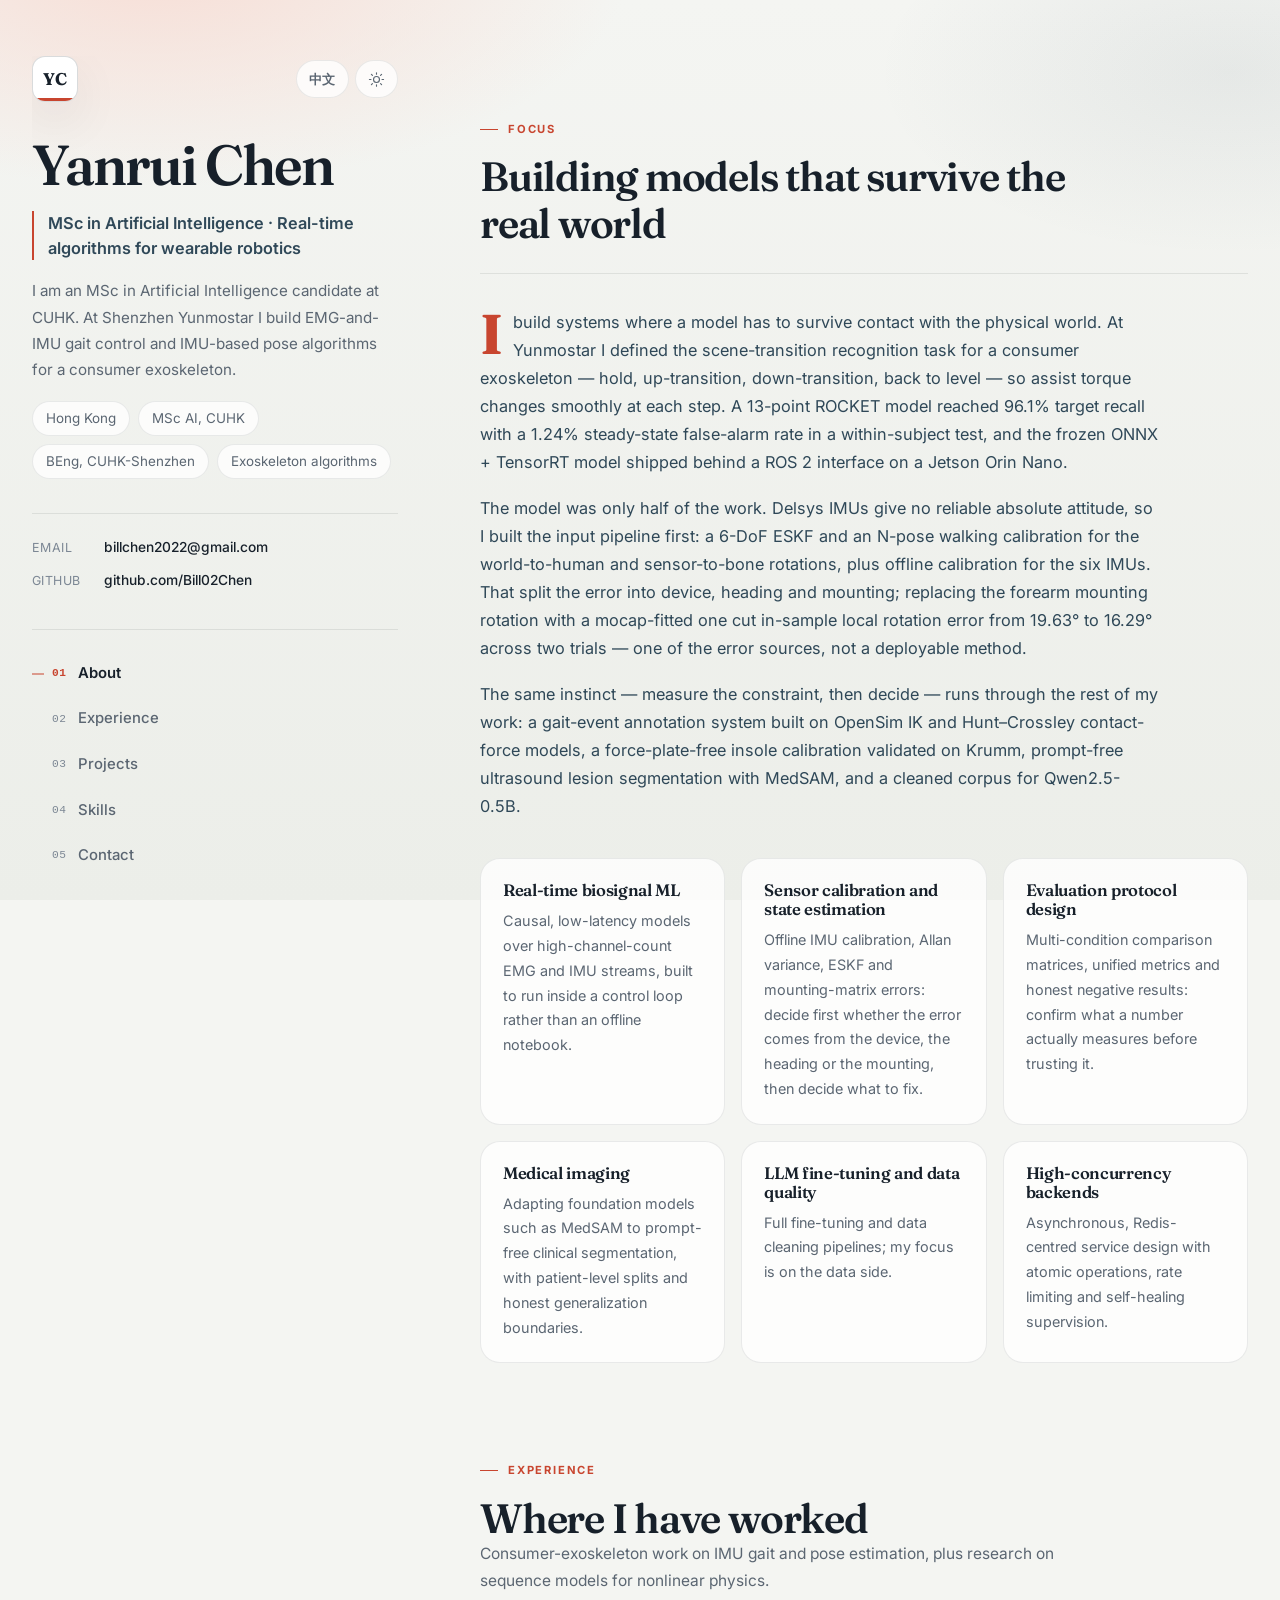
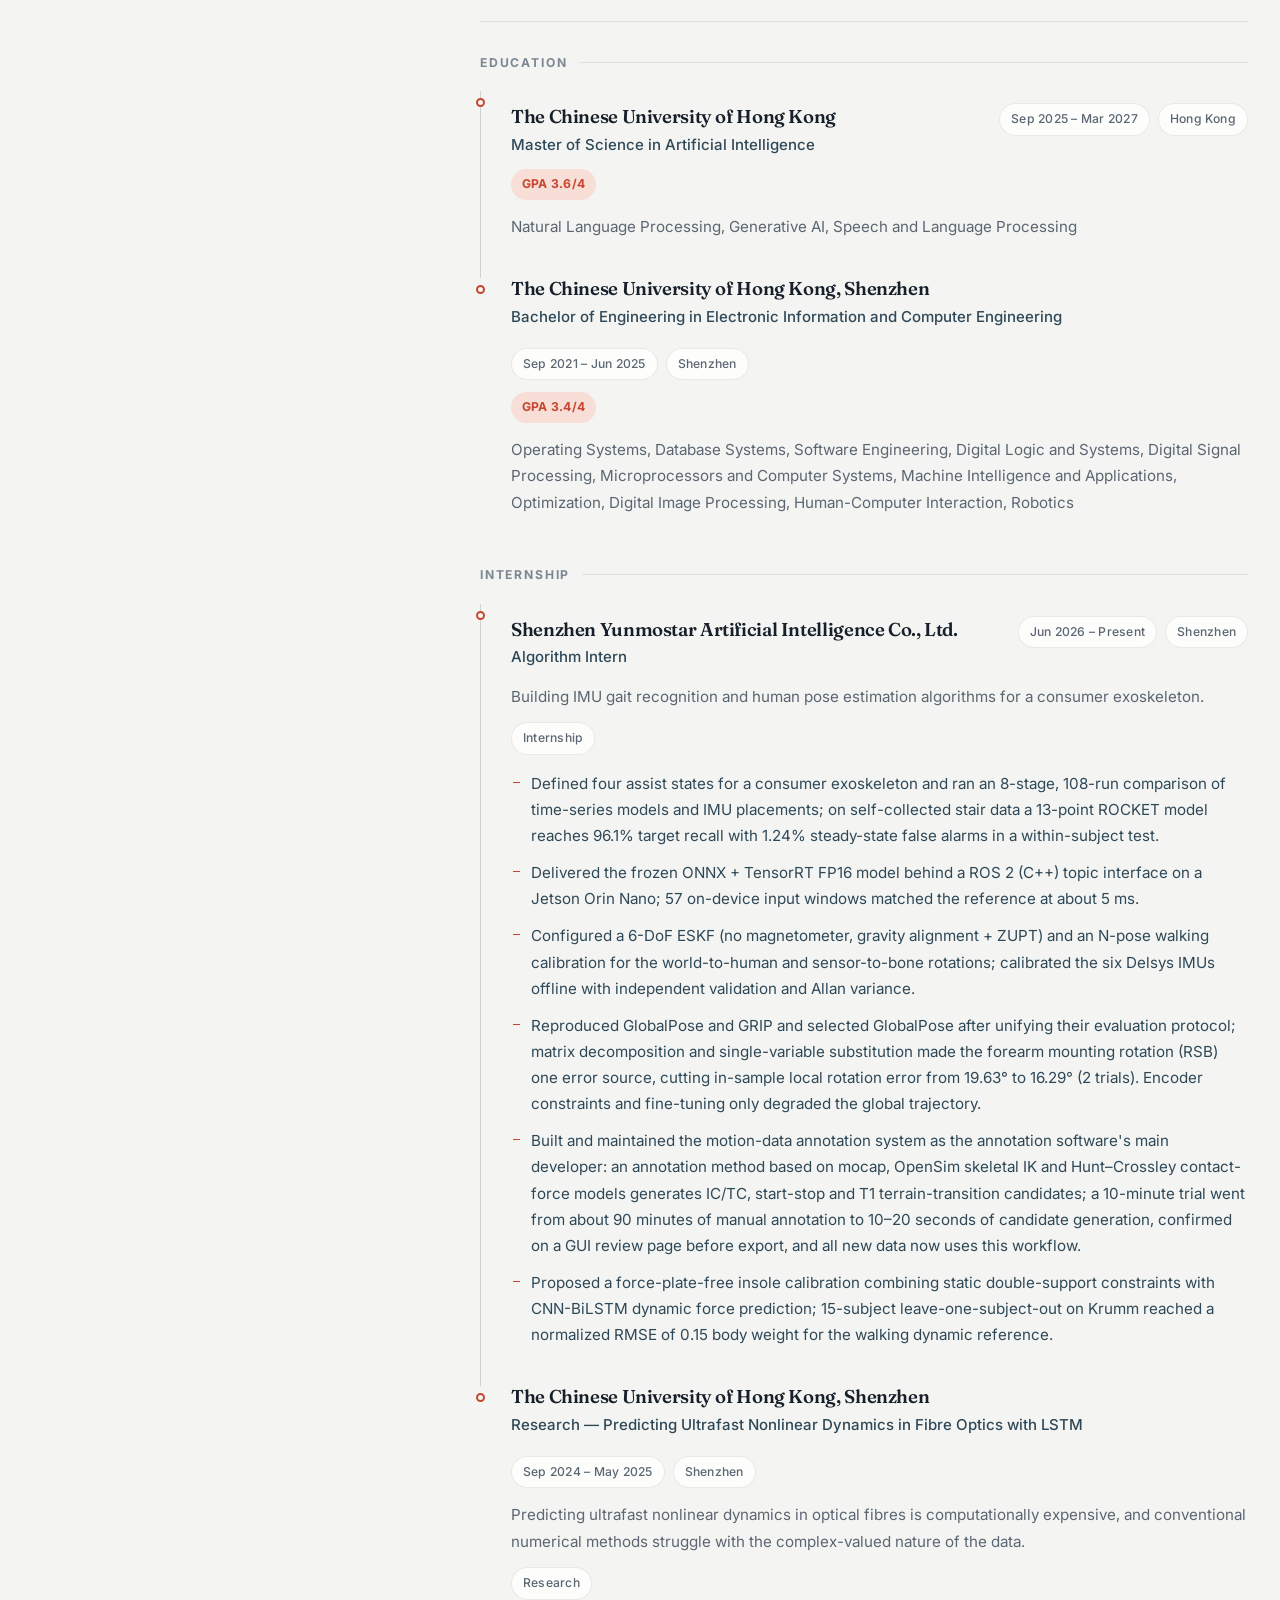
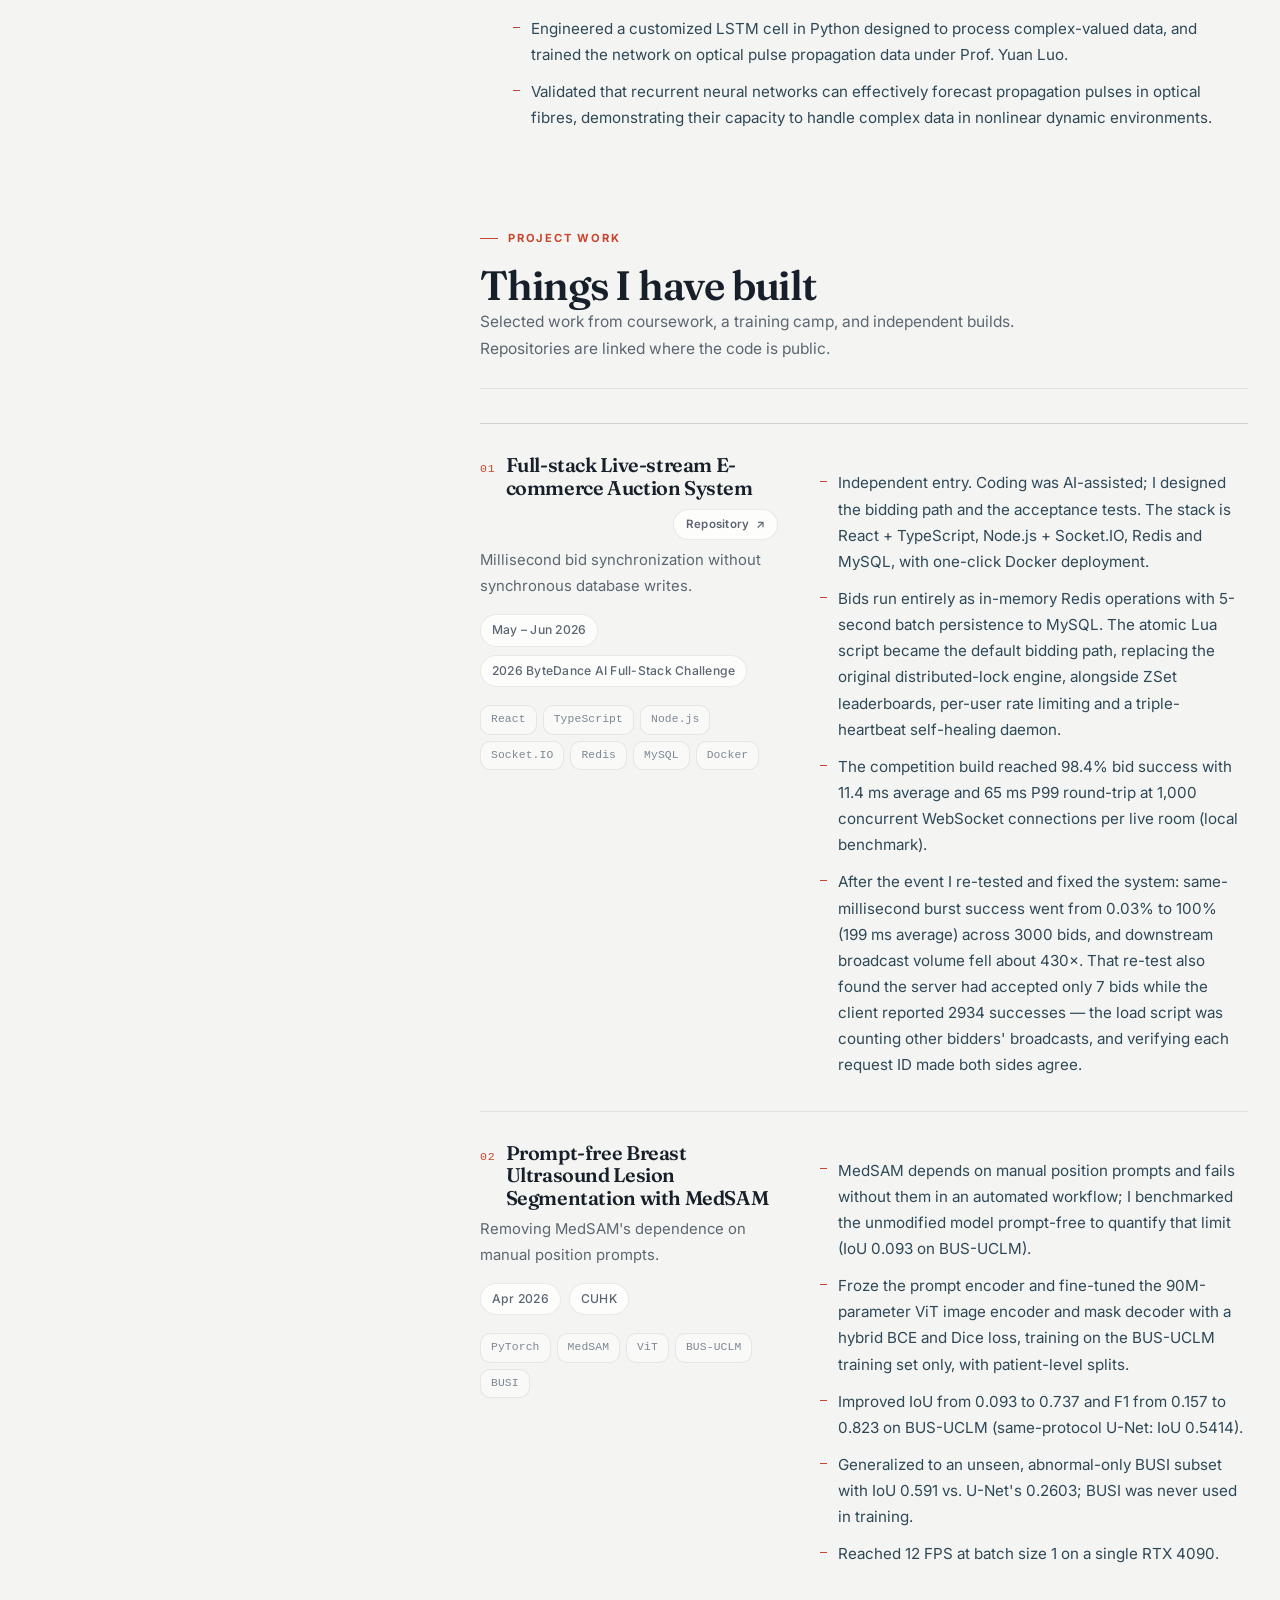
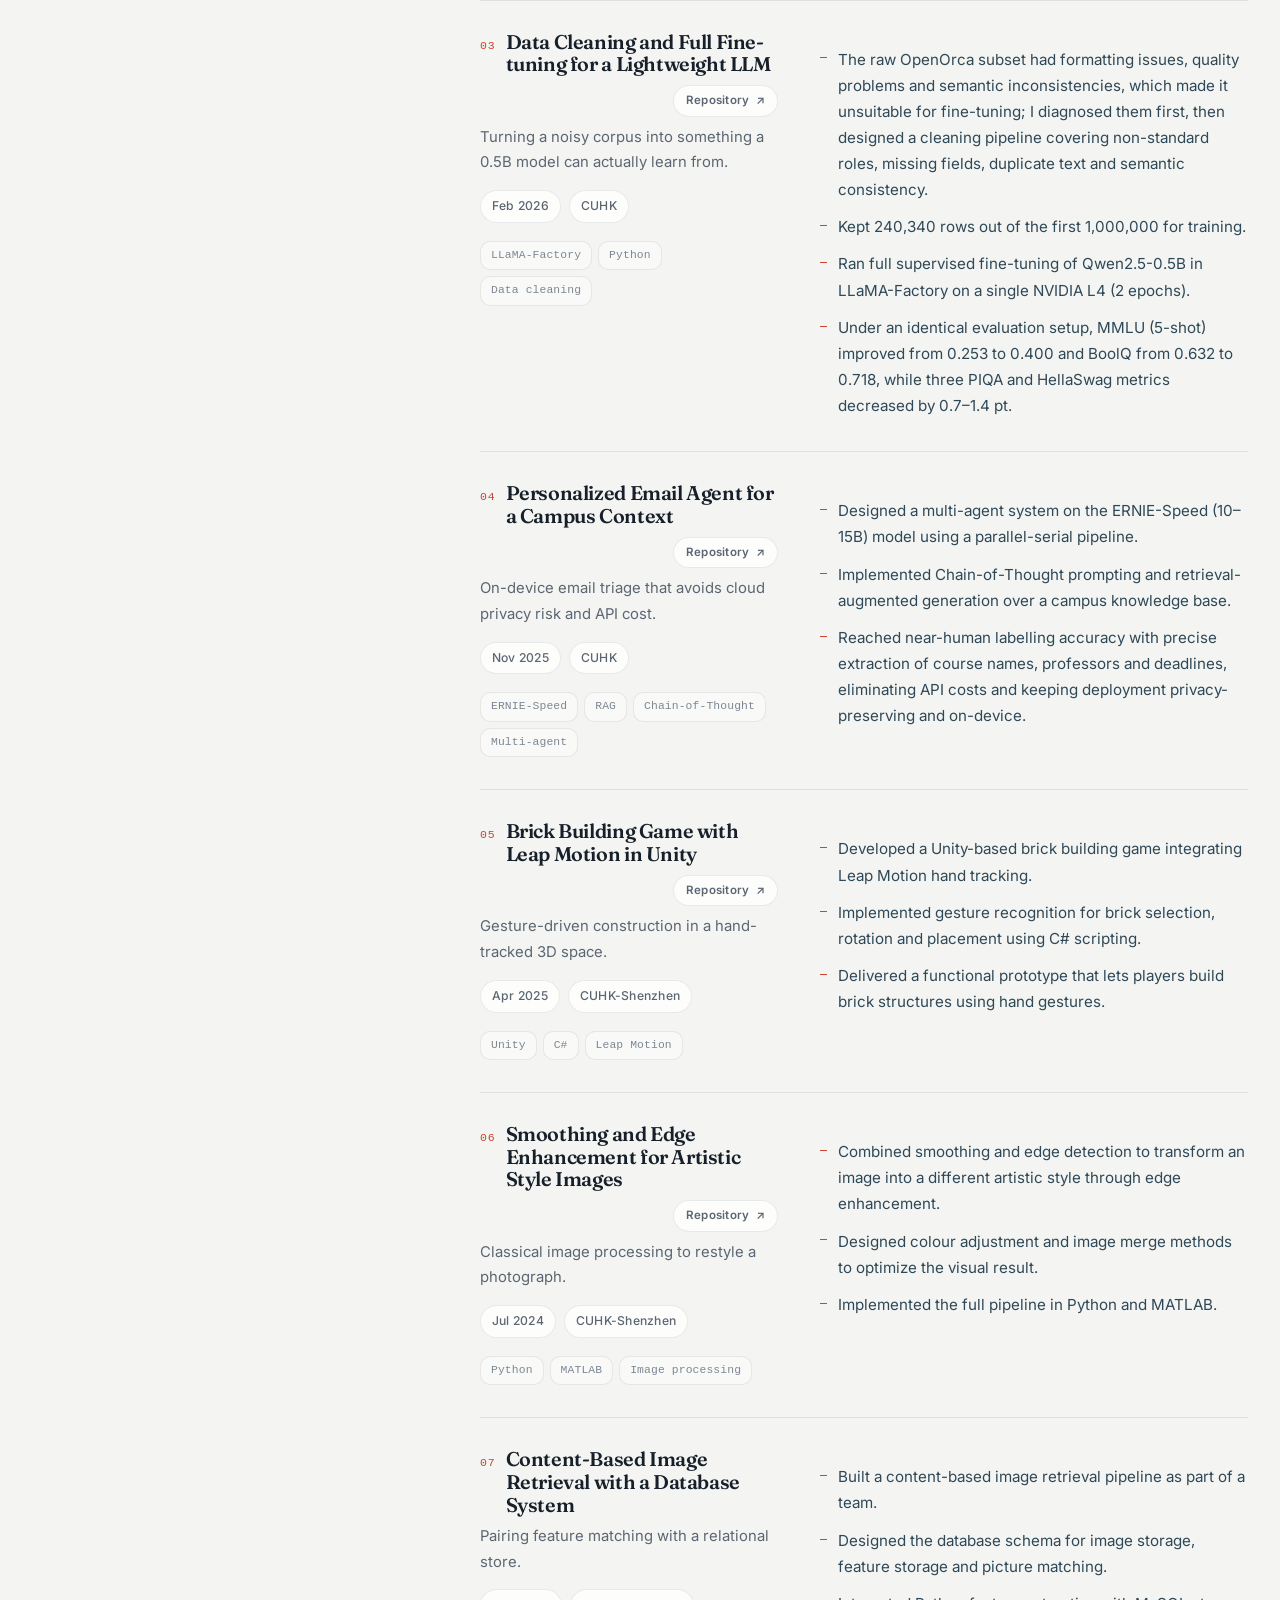
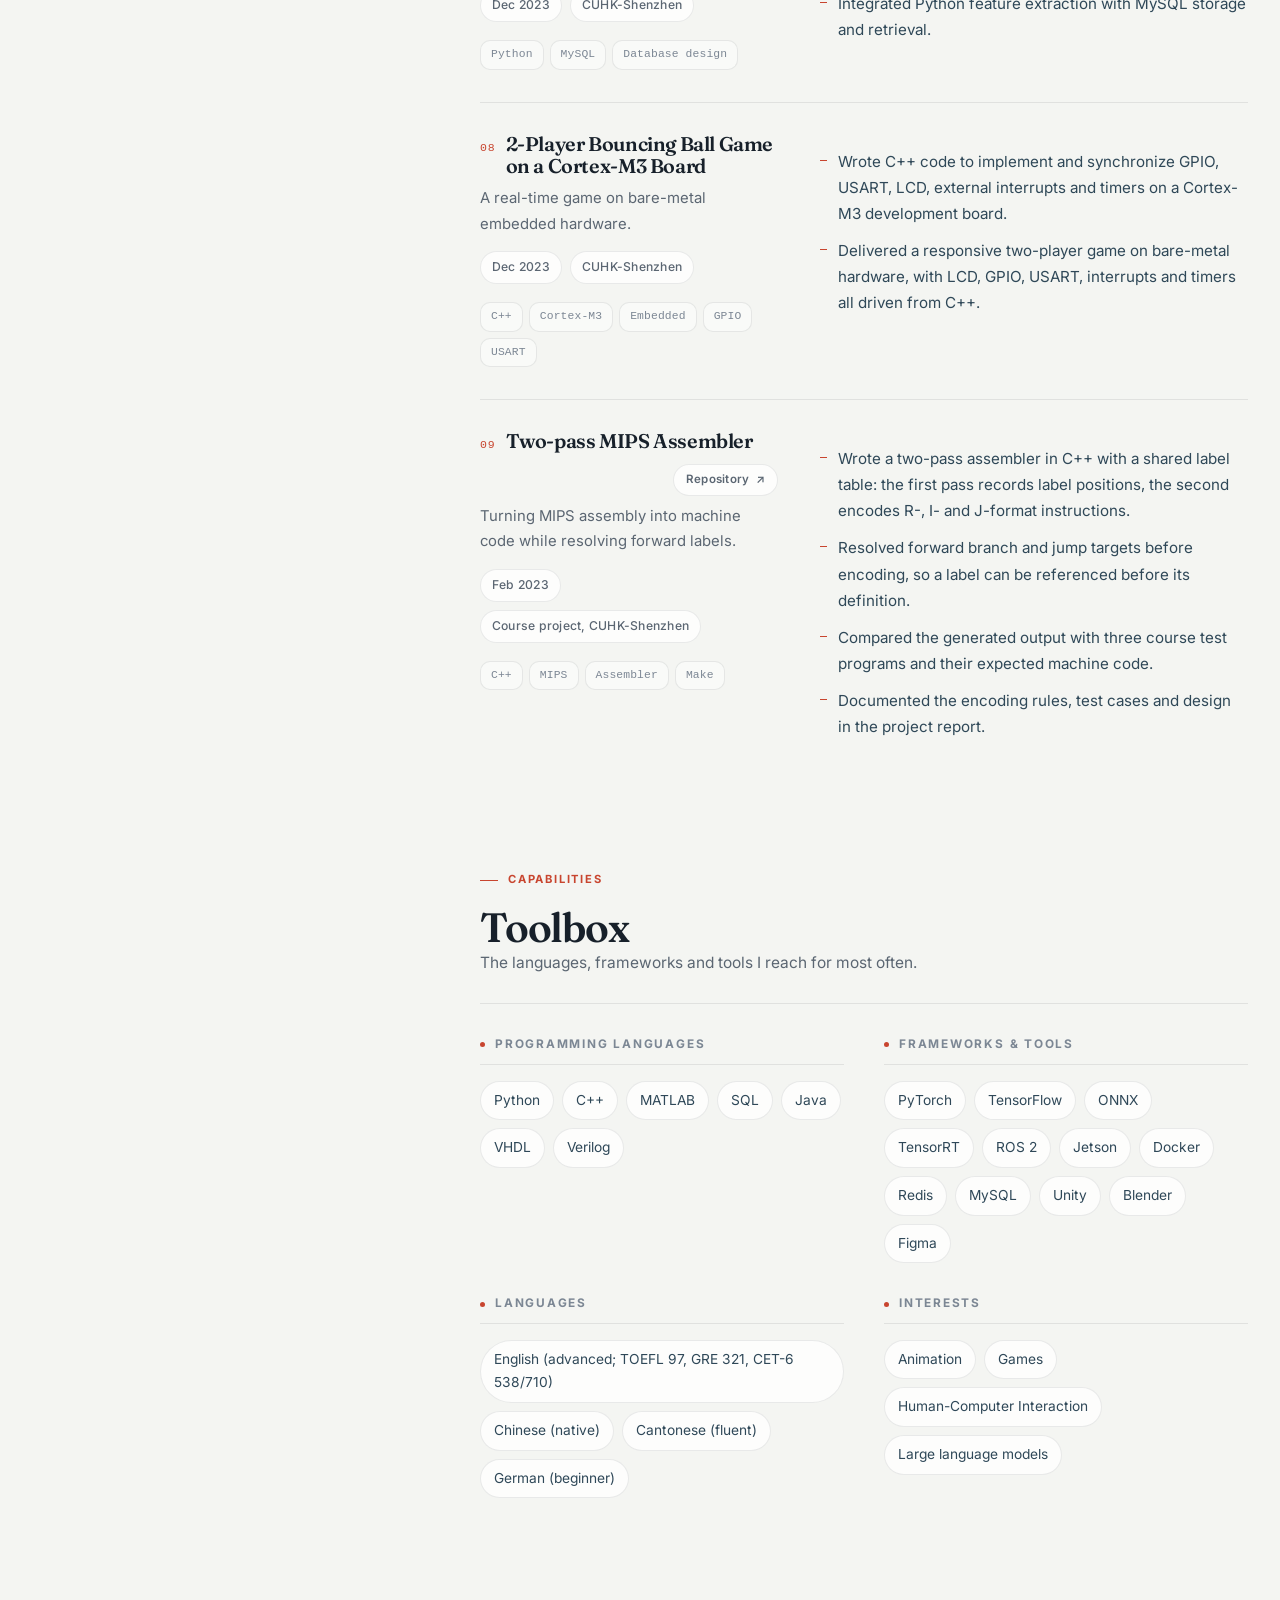
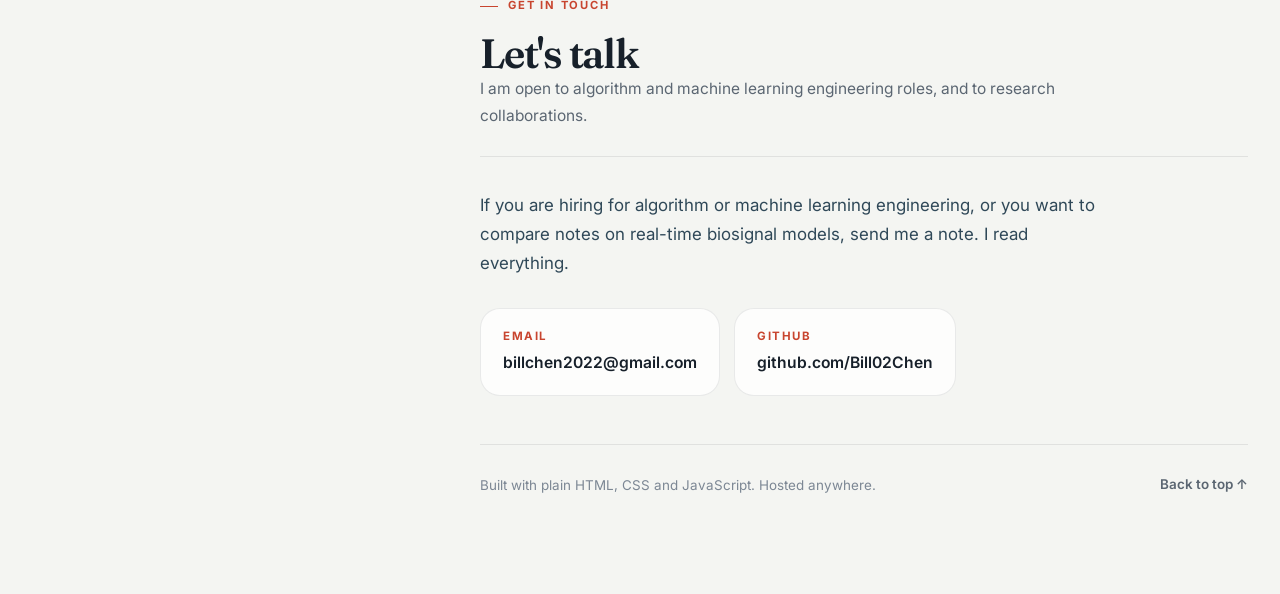
<file: index.html>
<!DOCTYPE html>
<html lang="en">
  <head>
    <meta charset="UTF-8" />
    <meta name="viewport" content="width=device-width, initial-scale=1.0" />
    <title>Yanrui Chen — AI Engineer</title>
    <meta name="description" content="Personal website of Yanrui Chen." />
    <meta name="author" content="Yanrui Chen" />
    <meta name="color-scheme" content="light dark" />
    <meta property="og:type" content="profile" />
    <meta property="og:title" content="Yanrui Chen — AI Engineer" />
    <meta
      property="og:description"
      content="MSc in Artificial Intelligence at CUHK. Real-time ML for wearable robotics, medical imaging and large language models."
    />

    <link rel="preconnect" href="https://fonts.googleapis.com" />
    <link rel="preconnect" href="https://fonts.gstatic.com" crossorigin />
    <link
      href="https://fonts.googleapis.com/css2?family=Fraunces:opsz,wght@9..144,400;9..144,600;9..144,700&family=Inter:wght@400;500;600;700&display=swap"
      rel="stylesheet"
    />
    <link rel="icon" type="image/svg+xml" href="assets/favicon.svg" />
    <link rel="stylesheet" href="assets/styles.css" />

    <script>
      /* Resolve the theme before first paint to avoid a flash. A saved choice
         wins; otherwise the OS preference is written out so the toggle icon
         reflects the theme that is actually showing. */
      (function () {
        var theme = null;
        try {
          theme = localStorage.getItem("theme");
        } catch (e) {}
        if (theme !== "dark" && theme !== "light") {
          theme = window.matchMedia("(prefers-color-scheme: dark)").matches ? "dark" : "light";
        }
        document.documentElement.dataset.theme = theme;
      })();
    </script>
  </head>
  <body>
    <a class="skip-link" href="#main">Skip to content</a>
    <div class="progress" aria-hidden="true"></div>

    <div class="shell">
      <!-- ================= Identity rail (sticky) ================= -->
      <aside class="rail">
        <div class="rail-top">
          <span class="monogram" id="monogram" aria-hidden="true">YC</span>
          <div class="rail-controls" id="rail-controls">
            <a class="control" id="lang-switch" href="./zh/" hreflang="zh-Hans" title="中文">中文</a>
            <button
              class="control theme-toggle"
              id="theme-toggle"
              type="button"
              aria-label="Toggle dark mode"
            >
              <svg class="icon icon-sun" viewBox="0 0 24 24" fill="none" aria-hidden="true">
                <circle cx="12" cy="12" r="4.2" stroke="currentColor" stroke-width="1.6" />
                <path
                  d="M12 2.4v2.2M12 19.4v2.2M4.2 12H2M22 12h-2.2M6.3 6.3 4.8 4.8M19.2 19.2l-1.5-1.5M17.7 6.3l1.5-1.5M4.8 19.2l1.5-1.5"
                  stroke="currentColor"
                  stroke-width="1.6"
                  stroke-linecap="round"
                />
              </svg>
              <svg class="icon icon-moon" viewBox="0 0 24 24" fill="none" aria-hidden="true">
                <path
                  d="M20.5 14.6A8.6 8.6 0 0 1 9.4 3.5a8.6 8.6 0 1 0 11.1 11.1Z"
                  stroke="currentColor"
                  stroke-width="1.6"
                  stroke-linejoin="round"
                />
              </svg>
            </button>
          </div>
        </div>

        <div class="identity">
          <h1 id="name">—</h1>
          <p class="role" id="role"></p>
          <p class="summary" id="summary"></p>
          <div class="fact-row" id="facts"></div>
        </div>

        <div class="rail-contact" id="rail-contact"></div>

        <nav class="rail-nav" id="nav" aria-label="Section navigation"></nav>

        <div class="stats" id="stats"></div>
      </aside>

      <!-- ================= Scrolling column ================= -->
      <main class="column" id="main">
        <section class="section" id="about">
          <div class="section-head">
            <p class="eyebrow" id="eyebrow-focus"></p>
            <div>
              <h2 id="heading-about"></h2>
              <p class="section-intro" id="intro-about"></p>
            </div>
          </div>
          <div class="prose" id="about-prose"></div>
          <div class="focus-grid" id="focus-grid"></div>
        </section>

        <section class="section" id="experience">
          <div class="section-head">
            <p class="eyebrow" id="eyebrow-experience"></p>
            <div>
              <h2 id="heading-experience"></h2>
              <p class="section-intro" id="intro-experience"></p>
            </div>
          </div>

          <h3 class="group-label" id="edu-label"></h3>
          <div class="timeline" id="education-timeline"></div>

          <h3 class="group-label" id="work-label"></h3>
          <div class="timeline" id="experience-timeline"></div>
        </section>

        <section class="section" id="projects">
          <div class="section-head">
            <p class="eyebrow" id="eyebrow-projects"></p>
            <div>
              <h2 id="heading-projects"></h2>
              <p class="section-intro" id="intro-projects"></p>
            </div>
          </div>
          <div id="project-list"></div>
        </section>

        <section class="section" id="skills">
          <div class="section-head">
            <p class="eyebrow" id="eyebrow-skills"></p>
            <div>
              <h2 id="heading-skills"></h2>
              <p class="section-intro" id="intro-skills"></p>
            </div>
          </div>
          <div class="skill-groups" id="skill-groups"></div>
        </section>

        <section class="section" id="contact">
          <div class="section-head">
            <p class="eyebrow" id="eyebrow-contact"></p>
            <div>
              <h2 id="heading-contact"></h2>
              <p class="section-intro" id="intro-contact"></p>
            </div>
          </div>
          <p class="contact-lede" id="contact-lede"></p>
          <div class="contact-links" id="contact-links"></div>

          <footer class="site-footer">
            <span id="footer-note"></span>
            <a class="to-top rule-link" href="#main" id="to-top">Back to top ↑</a>
          </footer>
        </section>
      </main>
    </div>

    <script type="module" src="assets/app.js"></script>
  </body>
</html>
</file>
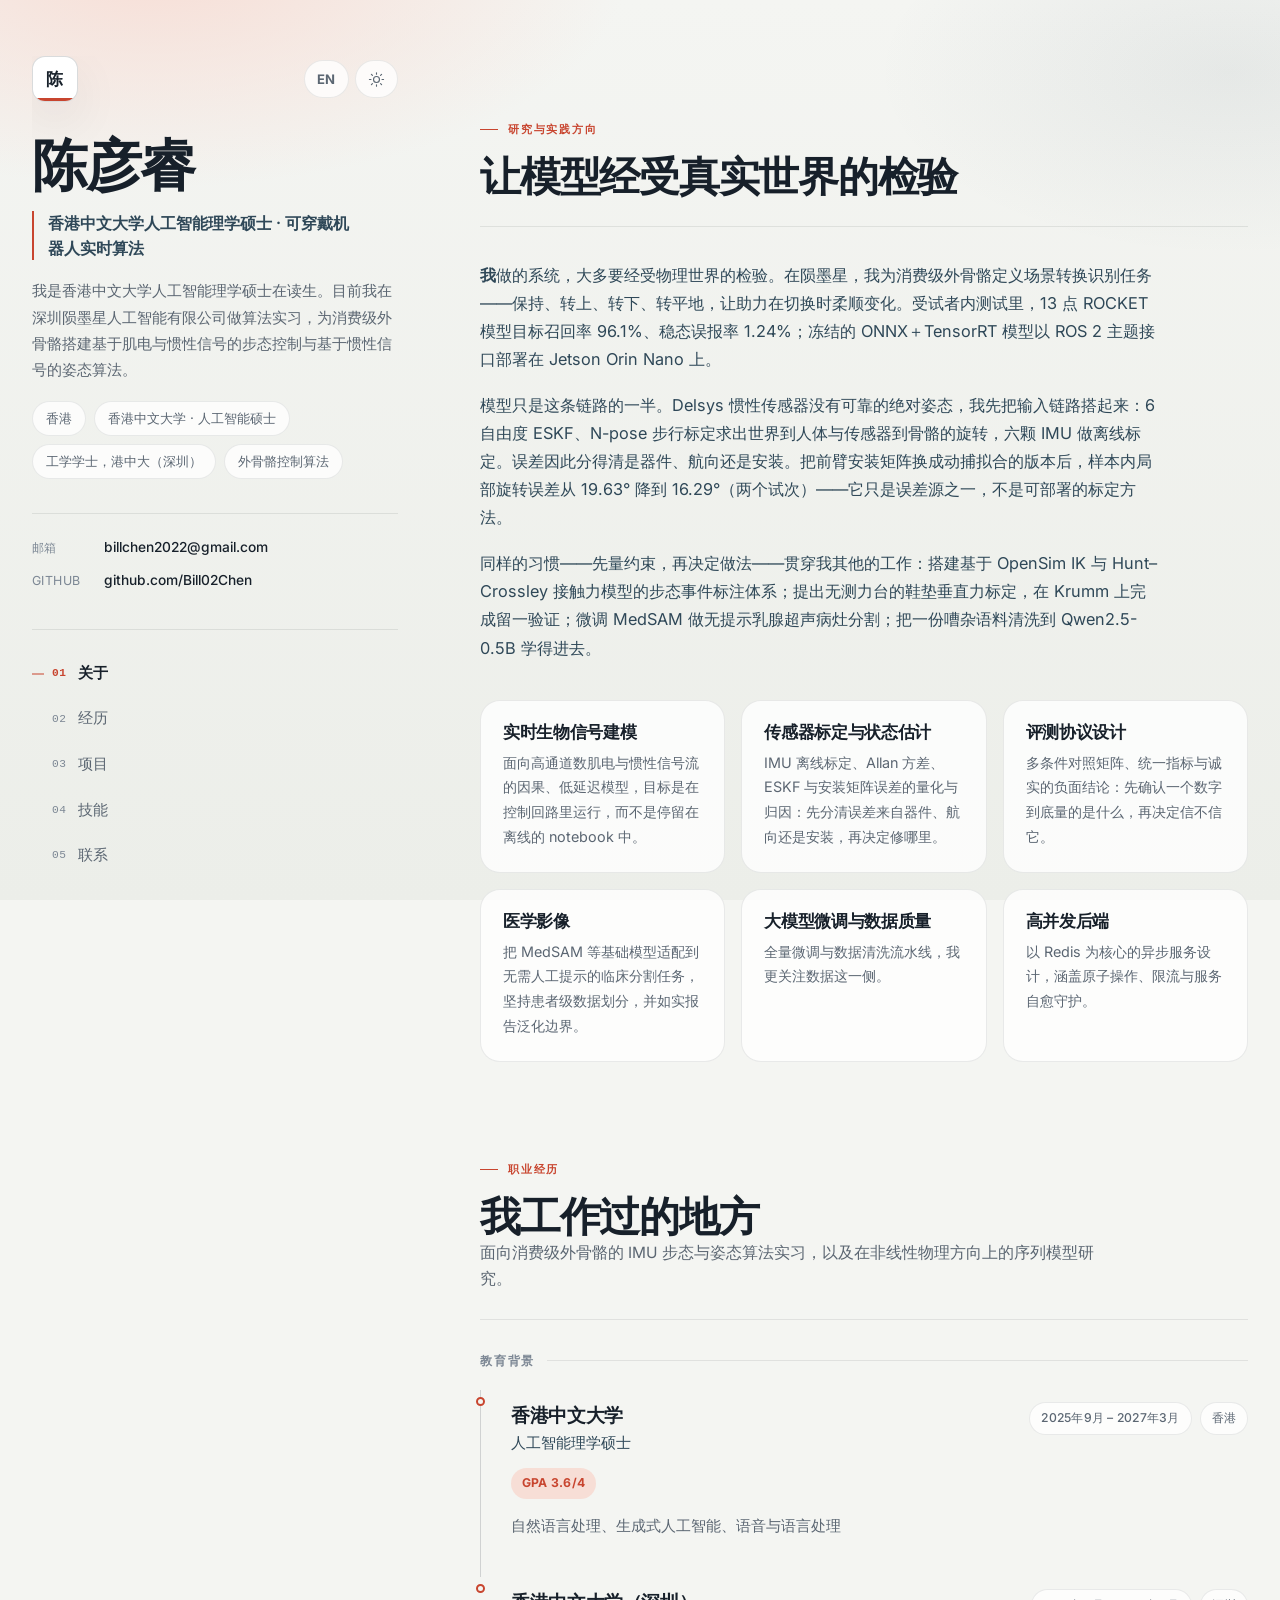
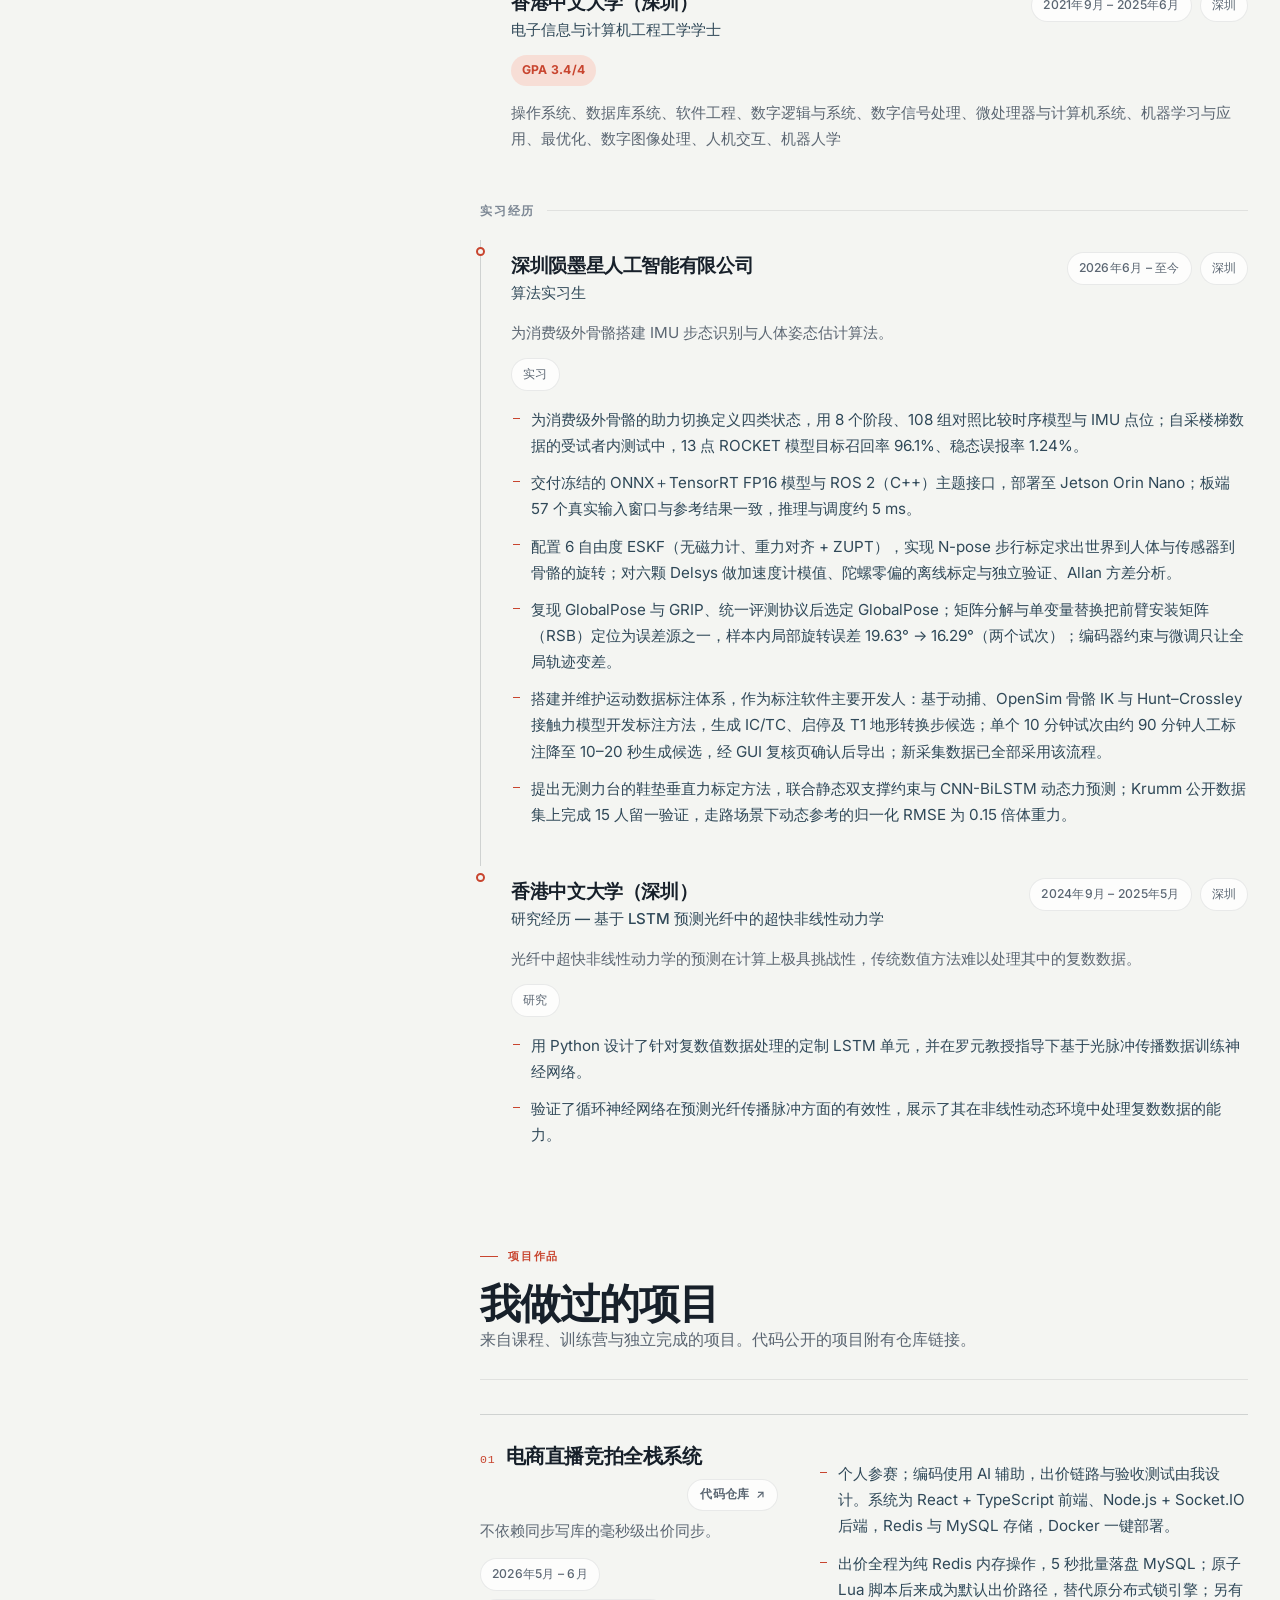
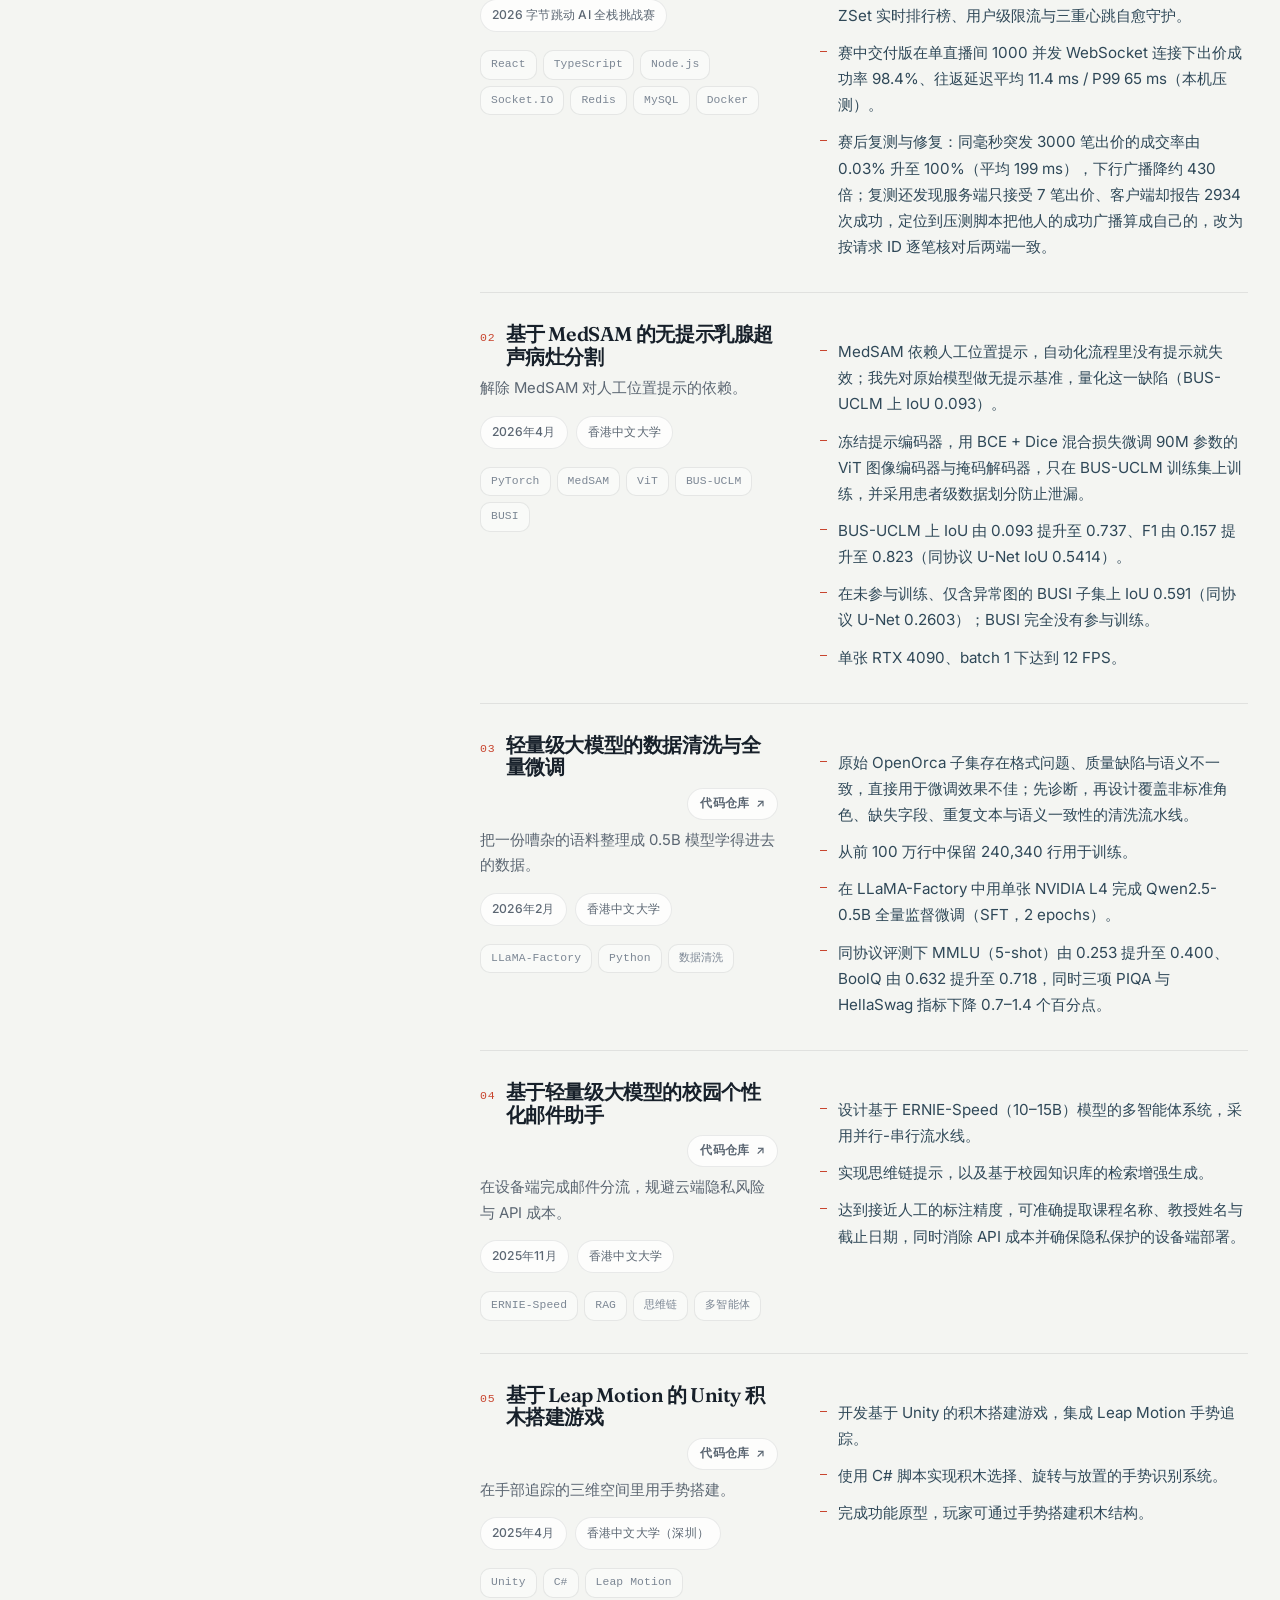
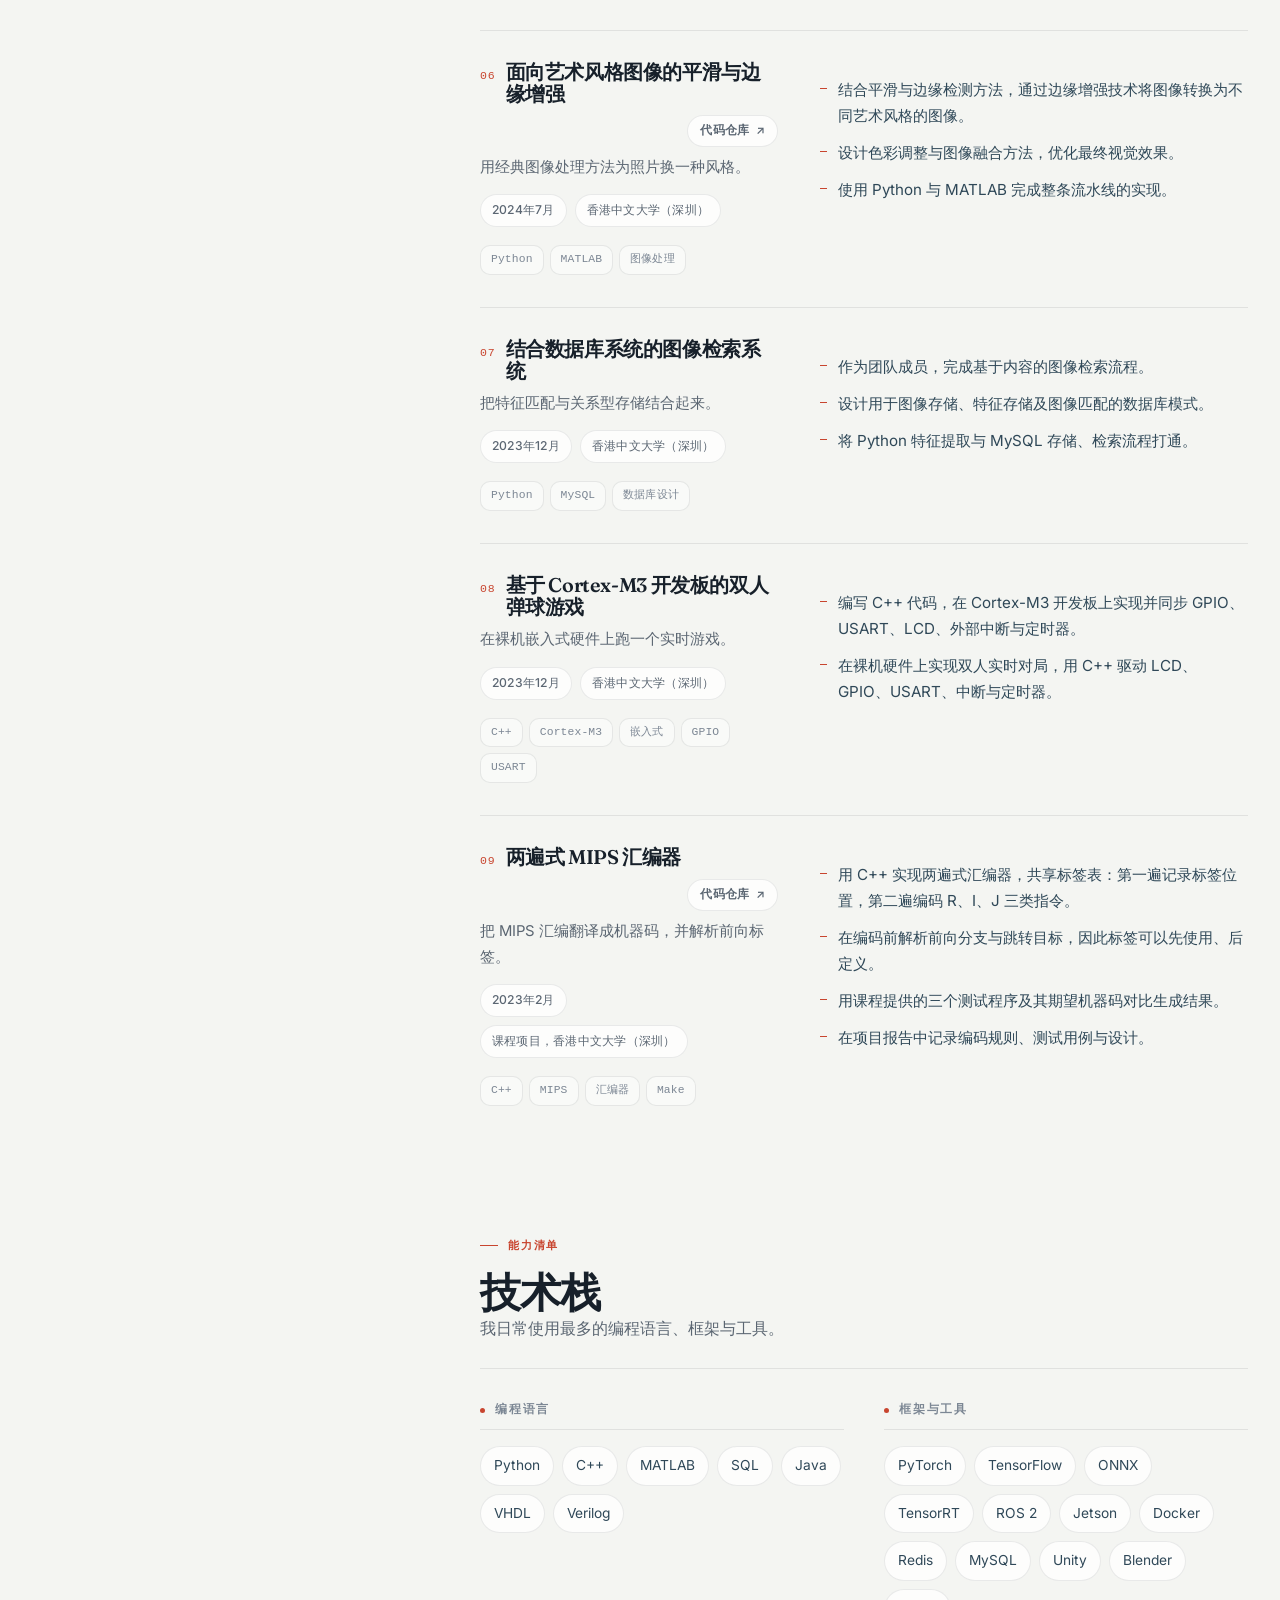
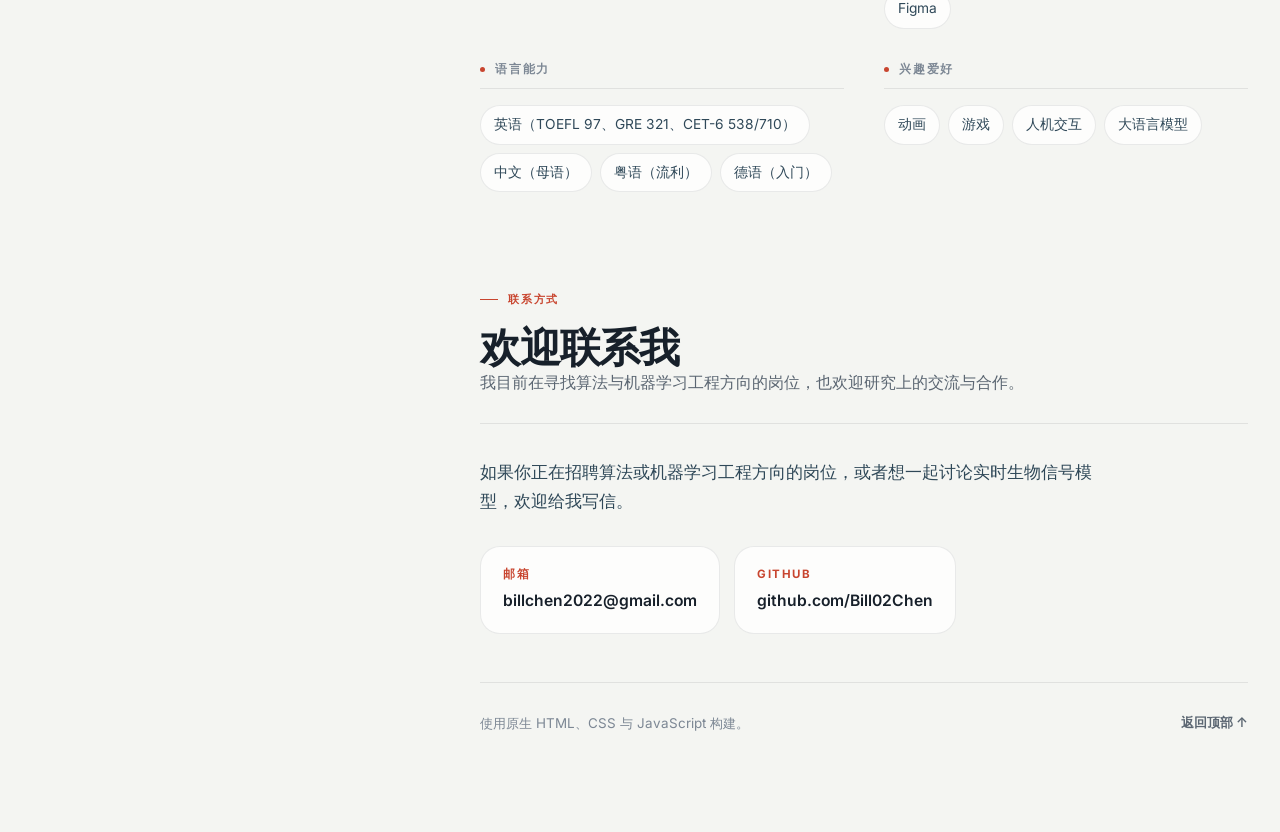
<file: zh/index.html>
<!DOCTYPE html>
<html lang="zh-Hans">
  <head>
    <meta charset="UTF-8" />
    <meta name="viewport" content="width=device-width, initial-scale=1.0" />
    <title>陈彦睿 — 人工智能算法工程师</title>
    <meta name="description" content="陈彦睿的个人网站。" />
    <meta name="author" content="陈彦睿" />
    <meta name="color-scheme" content="light dark" />
    <meta property="og:type" content="profile" />
    <meta property="og:title" content="陈彦睿 — 人工智能算法工程师" />
    <meta
      property="og:description"
      content="香港中文大学人工智能理学硕士在读。可穿戴机器人实时机器学习、医学影像与大语言模型。"
    />

    <link rel="preconnect" href="https://fonts.googleapis.com" />
    <link rel="preconnect" href="https://fonts.gstatic.com" crossorigin />
    <link
      href="https://fonts.googleapis.com/css2?family=Fraunces:opsz,wght@9..144,400;9..144,600;9..144,700&family=Inter:wght@400;500;600;700&display=swap"
      rel="stylesheet"
    />
    <link rel="icon" type="image/svg+xml" href="../assets/favicon.svg" />
    <link rel="stylesheet" href="../assets/styles.css" />

    <script>
      /* 首屏渲染前确定主题，避免闪烁：优先使用访客保存的选择，
         否则采用系统偏好并写入属性，使切换按钮图标与当前主题一致。 */
      (function () {
        var theme = null;
        try {
          theme = localStorage.getItem("theme");
        } catch (e) {}
        if (theme !== "dark" && theme !== "light") {
          theme = window.matchMedia("(prefers-color-scheme: dark)").matches ? "dark" : "light";
        }
        document.documentElement.dataset.theme = theme;
      })();
    </script>
  </head>
  <body>
    <a class="skip-link" href="#main">跳到主要内容</a>
    <div class="progress" aria-hidden="true"></div>

    <div class="shell">
      <!-- ================= Identity rail (sticky) ================= -->
      <aside class="rail">
        <div class="rail-top">
          <span class="monogram" id="monogram" aria-hidden="true">YC</span>
          <div class="rail-controls" id="rail-controls">
            <a class="control" id="lang-switch" href="../" hreflang="en" title="English">EN</a>
            <button
              class="control theme-toggle"
              id="theme-toggle"
              type="button"
              aria-label="切换深色模式"
            >
              <svg class="icon icon-sun" viewBox="0 0 24 24" fill="none" aria-hidden="true">
                <circle cx="12" cy="12" r="4.2" stroke="currentColor" stroke-width="1.6" />
                <path
                  d="M12 2.4v2.2M12 19.4v2.2M4.2 12H2M22 12h-2.2M6.3 6.3 4.8 4.8M19.2 19.2l-1.5-1.5M17.7 6.3l1.5-1.5M4.8 19.2l1.5-1.5"
                  stroke="currentColor"
                  stroke-width="1.6"
                  stroke-linecap="round"
                />
              </svg>
              <svg class="icon icon-moon" viewBox="0 0 24 24" fill="none" aria-hidden="true">
                <path
                  d="M20.5 14.6A8.6 8.6 0 0 1 9.4 3.5a8.6 8.6 0 1 0 11.1 11.1Z"
                  stroke="currentColor"
                  stroke-width="1.6"
                  stroke-linejoin="round"
                />
              </svg>
            </button>
          </div>
        </div>

        <div class="identity">
          <h1 id="name">—</h1>
          <p class="role" id="role"></p>
          <p class="summary" id="summary"></p>
          <div class="fact-row" id="facts"></div>
        </div>

        <div class="rail-contact" id="rail-contact"></div>

        <nav class="rail-nav" id="nav" aria-label="章节导航"></nav>

        <div class="stats" id="stats"></div>
      </aside>

      <!-- ================= Scrolling column ================= -->
      <main class="column" id="main">
        <section class="section" id="about">
          <div class="section-head">
            <p class="eyebrow" id="eyebrow-focus"></p>
            <div>
              <h2 id="heading-about"></h2>
              <p class="section-intro" id="intro-about"></p>
            </div>
          </div>
          <div class="prose" id="about-prose"></div>
          <div class="focus-grid" id="focus-grid"></div>
        </section>

        <section class="section" id="experience">
          <div class="section-head">
            <p class="eyebrow" id="eyebrow-experience"></p>
            <div>
              <h2 id="heading-experience"></h2>
              <p class="section-intro" id="intro-experience"></p>
            </div>
          </div>

          <h3 class="group-label" id="edu-label"></h3>
          <div class="timeline" id="education-timeline"></div>

          <h3 class="group-label" id="work-label"></h3>
          <div class="timeline" id="experience-timeline"></div>
        </section>

        <section class="section" id="projects">
          <div class="section-head">
            <p class="eyebrow" id="eyebrow-projects"></p>
            <div>
              <h2 id="heading-projects"></h2>
              <p class="section-intro" id="intro-projects"></p>
            </div>
          </div>
          <div id="project-list"></div>
        </section>

        <section class="section" id="skills">
          <div class="section-head">
            <p class="eyebrow" id="eyebrow-skills"></p>
            <div>
              <h2 id="heading-skills"></h2>
              <p class="section-intro" id="intro-skills"></p>
            </div>
          </div>
          <div class="skill-groups" id="skill-groups"></div>
        </section>

        <section class="section" id="contact">
          <div class="section-head">
            <p class="eyebrow" id="eyebrow-contact"></p>
            <div>
              <h2 id="heading-contact"></h2>
              <p class="section-intro" id="intro-contact"></p>
            </div>
          </div>
          <p class="contact-lede" id="contact-lede"></p>
          <div class="contact-links" id="contact-links"></div>

          <footer class="site-footer">
            <span id="footer-note"></span>
            <a class="to-top rule-link" href="#main" id="to-top">返回顶部 ↑</a>
          </footer>
        </section>
      </main>
    </div>

    <script type="module" src="../assets/app.js"></script>
  </body>
</html>
</file>
<file: assets/styles.css>
/* ==========================================================================
   Ink & Vermilion — design system
   Editorial bilingual personal site. Asymmetric rail + scrolling column.
   ========================================================================== */

/* --------------------------------------------------------------------------
   1. Tokens
   -------------------------------------------------------------------------- */
:root {
  --paper: #f4f5f2;
  --paper-deep: #eceee9;
  --ink: #17202a;
  --ink-soft: #2f4858;
  --muted: #5b6672;
  --muted-soft: #7c8794;
  --line: rgba(23, 32, 42, 0.09);
  --line-strong: rgba(23, 32, 42, 0.16);

  --surface: rgba(255, 255, 255, 0.78);
  --surface-solid: #ffffff;
  --surface-sunken: rgba(255, 255, 255, 0.46);

  --accent: #c8452f;
  --accent-ink: #a83a26;
  --accent-tint: #f7ded6;
  --accent-line: rgba(200, 69, 47, 0.28);

  --shadow: 0 18px 50px rgba(23, 32, 42, 0.07);
  --shadow-lift: 0 26px 60px rgba(23, 32, 42, 0.11);

  --radius-xl: 26px;
  --radius-lg: 20px;
  --radius-md: 14px;
  --radius-sm: 10px;

  --ease: cubic-bezier(0.2, 0.8, 0.2, 1);
  --dur: 240ms;

  --rail-width: 400px;
  --gutter: 48px;
  --content-max: 1560px;

  --font-display: "Fraunces", "Newsreader", "Noto Serif SC", "Source Han Serif SC",
    "Songti SC", "SimSun", Georgia, serif;
  --font-body: "Inter", "Noto Sans SC", "PingFang SC", "Hiragino Sans GB",
    "Microsoft YaHei", system-ui, -apple-system, "Segoe UI", sans-serif;
  --font-mono: "SFMono-Regular", "JetBrains Mono", ui-monospace, Menlo, monospace;
}

/* Dark: ink-dominant, vermilion holds as the single saturated hue.
   Explicit [data-theme="dark"] always wins; the media query only supplies the
   dark palette when the visitor has not chosen a theme (the head script writes
   data-theme="light" once they toggle, so their choice overrides the OS). */
[data-theme="dark"] {
  --paper: #12171d;
  --paper-deep: #0d1116;
  --ink: #eef1f0;
  --ink-soft: #c3cdd4;
  --muted: #98a4b0;
  --muted-soft: #7b8794;
  --line: rgba(238, 241, 240, 0.11);
  --line-strong: rgba(238, 241, 240, 0.2);

  --surface: rgba(255, 255, 255, 0.045);
  --surface-solid: #1a2129;
  --surface-sunken: rgba(255, 255, 255, 0.025);

  --accent: #e8654a;
  --accent-tint: rgba(232, 101, 74, 0.16);
  --accent-line: rgba(232, 101, 74, 0.34);

  --shadow: 0 18px 50px rgba(0, 0, 0, 0.4);
  --shadow-lift: 0 26px 60px rgba(0, 0, 0, 0.5);
}

@media (prefers-color-scheme: dark) {
  :root:not([data-theme]) {
    --paper: #12171d;
    --paper-deep: #0d1116;
    --ink: #eef1f0;
    --ink-soft: #c3cdd4;
    --muted: #98a4b0;
    --muted-soft: #7b8794;
    --line: rgba(238, 241, 240, 0.11);
    --line-strong: rgba(238, 241, 240, 0.2);

    --surface: rgba(255, 255, 255, 0.045);
    --surface-solid: #1a2129;
    --surface-sunken: rgba(255, 255, 255, 0.025);

    --accent: #e8654a;
    --accent-tint: rgba(232, 101, 74, 0.16);
    --accent-line: rgba(232, 101, 74, 0.34);

    --shadow: 0 18px 50px rgba(0, 0, 0, 0.4);
    --shadow-lift: 0 26px 60px rgba(0, 0, 0, 0.5);
  }
}

/* --------------------------------------------------------------------------
   2. Reset & base
   -------------------------------------------------------------------------- */
*,
*::before,
*::after {
  box-sizing: border-box;
}

html {
  scroll-behavior: smooth;
  -webkit-text-size-adjust: 100%;
}

body {
  margin: 0;
  min-width: 320px;
  font-family: var(--font-body);
  font-size: 1rem;
  line-height: 1.72;
  color: var(--ink);
  background-color: var(--paper);
  background-image:
    radial-gradient(ellipse 60% 40% at 12% -4%, var(--accent-tint), transparent 62%),
    radial-gradient(ellipse 46% 34% at 96% 8%, rgba(47, 72, 88, 0.07), transparent 60%),
    linear-gradient(180deg, var(--paper) 0%, var(--paper-deep) 100%);
  background-attachment: fixed;
  transition: background-color var(--dur) var(--ease), color var(--dur) var(--ease);
}

h1,
h2,
h3,
h4 {
  margin: 0;
  font-family: var(--font-display);
  font-weight: 600;
  letter-spacing: -0.02em;
  line-height: 1.14;
  font-variation-settings: "SOFT" 0, "WONK" 0;
}

p {
  margin: 0;
}

ul {
  margin: 0;
  padding: 0;
  list-style: none;
}

a {
  color: inherit;
  text-decoration: none;
}

button {
  font: inherit;
  color: inherit;
  border: 0;
  background: none;
  cursor: pointer;
}

:focus-visible {
  outline: 2px solid var(--accent);
  outline-offset: 3px;
  border-radius: 4px;
}

::selection {
  background: var(--accent);
  color: #fff;
}

.skip-link {
  position: absolute;
  top: -100px;
  left: 16px;
  z-index: 100;
  padding: 12px 18px;
  border-radius: 0 0 var(--radius-md) var(--radius-md);
  background: var(--ink);
  color: var(--paper);
  font-weight: 600;
  transition: top 160ms var(--ease);
}

.skip-link:focus {
  top: 0;
}

/* --------------------------------------------------------------------------
   3. Shell: rail + column
   -------------------------------------------------------------------------- */
.shell {
  position: relative;
  display: grid;
  grid-template-columns: var(--rail-width) minmax(0, 1fr);
  gap: var(--gutter);
  width: min(100% - 64px, var(--content-max));
  margin: 0 auto;
  padding: 56px 0 0;
}

/* Scroll progress hairline */
.progress {
  position: fixed;
  inset: 0 0 auto 0;
  z-index: 60;
  height: 2px;
  background: var(--accent);
  transform: scaleX(var(--progress, 0));
  transform-origin: 0 50%;
  transition: transform 90ms linear;
}

/* --------------------------------------------------------------------------
   4. Identity rail
   -------------------------------------------------------------------------- */
.rail {
  align-self: start;
  position: sticky;
  top: 56px;
  display: flex;
  flex-direction: column;
  gap: 34px;
  max-height: calc(100vh - 80px);
  padding-right: 34px;
  overflow-y: auto;
  overscroll-behavior: contain;
  scrollbar-width: none;
}

.rail::-webkit-scrollbar {
  display: none;
}

.rail-top {
  display: flex;
  align-items: center;
  justify-content: space-between;
  gap: 16px;
}

.rail-controls {
  display: flex;
  flex-wrap: wrap;
  align-items: center;
  justify-content: flex-end;
  gap: 6px;
}

/* Monogram */
.monogram {
  display: grid;
  place-items: center;
  width: 46px;
  height: 46px;
  border-radius: 13px;
  border: 1px solid var(--line-strong);
  background: var(--surface-solid);
  box-shadow: var(--shadow);
  font-family: var(--font-display);
  font-size: 1.06rem;
  font-weight: 700;
  letter-spacing: 0.01em;
  color: var(--ink);
  position: relative;
  overflow: hidden;
}

.monogram::after {
  content: "";
  position: absolute;
  inset: auto 0 0 0;
  height: 3px;
  background: var(--accent);
}

/* Language + theme controls */
.control {
  display: inline-grid;
  place-items: center;
  min-width: 42px;
  height: 38px;
  padding: 0 12px;
  border-radius: 999px;
  border: 1px solid var(--line);
  background: var(--surface);
  font-size: 0.82rem;
  font-weight: 700;
  letter-spacing: 0.04em;
  color: var(--muted);
  transition: color var(--dur) var(--ease), border-color var(--dur) var(--ease),
    background-color var(--dur) var(--ease), transform var(--dur) var(--ease);
}

.control:hover,
.control:focus-visible {
  color: var(--ink);
  border-color: var(--accent-line);
  transform: translateY(-1px);
}

.control .icon {
  width: 17px;
  height: 17px;
}

.theme-toggle .icon-moon {
  display: none;
}

[data-theme="dark"] .theme-toggle .icon-sun {
  display: none;
}

[data-theme="dark"] .theme-toggle .icon-moon {
  display: block;
}

/* Identity block */
.identity {
  display: flex;
  flex-direction: column;
  gap: 18px;
}

.identity h1 {
  font-size: clamp(2.5rem, 4.4vw, 3.7rem);
  line-height: 1.02;
  letter-spacing: -0.035em;
  max-width: 9ch;
}

.identity .role {
  font-size: 1.02rem;
  font-weight: 600;
  line-height: 1.5;
  color: var(--ink-soft);
  max-width: 30ch;
  padding-left: 14px;
  border-left: 2px solid var(--accent);
}

.identity .summary {
  color: var(--muted);
  font-size: 0.95rem;
  max-width: 46ch;
}

.fact-row {
  display: flex;
  flex-wrap: wrap;
  gap: 8px;
}

.fact-pill {
  display: inline-flex;
  align-items: center;
  padding: 7px 13px;
  border-radius: 999px;
  border: 1px solid var(--line);
  background: var(--surface);
  color: var(--muted);
  font-size: 0.84rem;
  line-height: 1.4;
}

/* Stat strip — display numerals */
.stats {
  display: grid;
  grid-template-columns: repeat(2, minmax(0, 1fr));
  gap: 1px;
  border: 1px solid var(--line);
  border-radius: var(--radius-lg);
  background: var(--line);
  overflow: hidden;
}

.stat {
  padding: 16px 16px 14px;
  background: var(--surface-solid);
}

[data-theme="dark"] .stat {
  background: var(--surface-solid);
}

.stat-value {
  display: flex;
  align-items: baseline;
  gap: 2px;
  font-family: var(--font-display);
  font-size: 1.72rem;
  font-weight: 700;
  letter-spacing: -0.03em;
  line-height: 1;
  color: var(--ink);
}

.stat-unit {
  font-size: 0.9rem;
  font-weight: 600;
  color: var(--accent);
}

.stat-label {
  margin-top: 7px;
  color: var(--muted-soft);
  font-size: 0.76rem;
  line-height: 1.45;
  letter-spacing: 0.01em;
}

/* Rail navigation */
.rail-nav {
  display: flex;
  flex-direction: column;
  gap: 2px;
  padding-top: 22px;
  border-top: 1px solid var(--line);
}

.rail-nav a {
  position: relative;
  display: flex;
  align-items: center;
  gap: 12px;
  padding: 9px 0 9px 20px;
  font-size: 0.93rem;
  font-weight: 500;
  color: var(--muted);
  transition: color var(--dur) var(--ease);
}

.rail-nav a::before {
  content: "";
  position: absolute;
  left: 0;
  top: 50%;
  width: 0;
  height: 1px;
  background: var(--accent);
  transform: translateY(-50%);
  transition: width var(--dur) var(--ease);
}

.rail-nav a .nav-index {
  font-family: var(--font-mono);
  font-size: 0.7rem;
  letter-spacing: 0.04em;
  color: var(--muted-soft);
  transition: color var(--dur) var(--ease);
}

.rail-nav a:hover,
.rail-nav a:focus-visible,
.rail-nav a[aria-current="true"] {
  color: var(--ink);
}

.rail-nav a:hover::before,
.rail-nav a:focus-visible::before,
.rail-nav a[aria-current="true"]::before {
  width: 12px;
}

.rail-nav a[aria-current="true"] .nav-index {
  color: var(--accent);
}

.rail-nav a[aria-current="true"] {
  font-weight: 600;
}

/* On wide screens the section index leaves the rail and sits in the page
   margin on the right. The rail then has room for the contact rows, and the
   index stays visible at every scroll position. */
@media (min-width: 1360px) {
  .column {
    padding-right: 140px;
  }

  .rail-nav {
    position: fixed;
    top: 50%;
    right: max(20px, calc((100vw - 1560px) / 2));
    z-index: 40;
    width: 120px;
    padding-top: 0;
    border-top: 0;
    gap: 0;
    transform: translateY(-50%);
  }

  .rail-nav a {
    justify-content: flex-end;
    gap: 10px;
    padding: 7px 18px 7px 0;
    font-size: 0.84rem;
    text-align: right;
  }

  .rail-nav a::before {
    left: auto;
    right: 0;
  }
}

/* Rail quick contact */
.rail-contact {
  display: flex;
  flex-direction: column;
  gap: 8px;
  padding-top: 22px;
  border-top: 1px solid var(--line);
  font-size: 0.86rem;
}

.rail-contact .row {
  display: flex;
  gap: 10px;
  color: var(--muted);
}

.rail-contact .key {
  flex: 0 0 62px;
  color: var(--muted-soft);
  font-size: 0.78rem;
  letter-spacing: 0.04em;
  text-transform: uppercase;
  padding-top: 1px;
}

.rail-contact a {
  color: var(--ink);
  font-weight: 500;
}

/* --------------------------------------------------------------------------
   5. Scrolling column
   -------------------------------------------------------------------------- */
.column {
  display: flex;
  flex-direction: column;
  min-width: 0;
  padding-bottom: 88px;
}

.section {
  position: relative;
  padding: 64px 0 8px;
  scroll-margin-top: 32px;
}

.section + .section {
  margin-top: 26px;
}

.section > .section-head {
  display: grid;
  grid-template-columns: minmax(0, 1fr);
  gap: 14px;
  padding-bottom: 26px;
  border-bottom: 1px solid var(--line);
  margin-bottom: 34px;
}

.eyebrow {
  display: flex;
  align-items: center;
  gap: 10px;
  text-transform: uppercase;
  letter-spacing: 0.16em;
  font-size: 0.7rem;
  font-weight: 700;
  color: var(--accent);
}

.eyebrow::before {
  content: "";
  width: 18px;
  height: 1px;
  background: var(--accent);
}

.section h2 {
  font-size: clamp(1.85rem, 3.2vw, 2.7rem);
  letter-spacing: -0.03em;
  max-width: 22ch;
}

.section-intro {
  color: var(--muted);
  font-size: 0.97rem;
  max-width: 62ch;
}

/* Reveal on scroll */
.reveal {
  opacity: 0;
  transform: translateY(14px);
  transition: opacity 620ms var(--ease), transform 620ms var(--ease);
}

.reveal.is-in {
  opacity: 1;
  transform: none;
}

/* --------------------------------------------------------------------------
   6. Prose (about)
   -------------------------------------------------------------------------- */
.prose {
  display: flex;
  flex-direction: column;
  gap: 18px;
  max-width: 68ch;
  font-size: 1.02rem;
  color: var(--ink-soft);
}

.prose p:first-child::first-letter {
  float: left;
  margin: 6px 10px 0 0;
  font-family: var(--font-display);
  font-size: 3.5rem;
  line-height: 0.72;
  font-weight: 700;
  color: var(--accent);
}

:lang(zh) .prose p:first-child::first-letter {
  float: none;
  margin: 0;
  font-size: inherit;
  color: inherit;
}

/* Focus area cards */
.focus-grid {
  display: grid;
  grid-template-columns: repeat(auto-fit, minmax(240px, 1fr));
  gap: 16px;
  margin-top: 38px;
}

.focus-card {
  position: relative;
  padding: 22px;
  border: 1px solid var(--line);
  border-radius: var(--radius-lg);
  background: var(--surface);
  overflow: hidden;
  transition: border-color var(--dur) var(--ease), transform var(--dur) var(--ease),
    box-shadow var(--dur) var(--ease), background-color var(--dur) var(--ease);
}

.focus-card::after {
  content: "";
  position: absolute;
  inset: auto 0 0 0;
  height: 1px;
  background: var(--accent);
  transform: scaleX(0);
  transform-origin: 0 50%;
  transition: transform var(--dur) var(--ease);
}

.focus-card:hover {
  transform: translateY(-3px);
  box-shadow: var(--shadow-lift);
  background: var(--surface-solid);
}

.focus-card:hover::after {
  transform: scaleX(1);
}

.focus-card h3 {
  font-size: 1.04rem;
  margin-bottom: 9px;
}

.focus-card p {
  color: var(--muted);
  font-size: 0.9rem;
}

/* --------------------------------------------------------------------------
   7. Timeline (education, experience)
   -------------------------------------------------------------------------- */
.group-label {
  display: flex;
  align-items: center;
  gap: 12px;
  font-family: var(--font-body);
  font-size: 0.76rem;
  font-weight: 700;
  text-transform: uppercase;
  letter-spacing: 0.15em;
  color: var(--muted-soft);
  margin-bottom: 22px;
}

.group-label::after {
  content: "";
  flex: 1;
  height: 1px;
  background: var(--line);
}

.group-label + .timeline + .group-label,
.timeline + .group-label {
  margin-top: 52px;
}

.timeline {
  display: flex;
  flex-direction: column;
}

.timeline-item {
  position: relative;
  padding: 0 0 38px 30px;
  border-left: 1px solid var(--line-strong);
}

.timeline-item:last-child {
  padding-bottom: 0;
  border-left-color: transparent;
}

.timeline-item::before {
  content: "";
  position: absolute;
  top: 7px;
  left: -5px;
  width: 9px;
  height: 9px;
  border-radius: 50%;
  background: var(--paper);
  border: 2px solid var(--accent);
  transition: transform var(--dur) var(--ease), background-color var(--dur) var(--ease);
}

.timeline-item:hover::before,
.timeline-item:focus-within::before {
  transform: scale(1.45);
  background: var(--accent);
}

.entry-head {
  display: flex;
  flex-wrap: wrap;
  align-items: baseline;
  justify-content: space-between;
  gap: 6px 18px;
}

.entry-head h3 {
  font-size: 1.16rem;
  letter-spacing: -0.02em;
}

.entry-sub {
  color: var(--ink-soft);
  font-size: 0.94rem;
  font-weight: 500;
  margin-top: 4px;
}

.entry-meta {
  display: flex;
  flex-wrap: wrap;
  gap: 8px;
  margin-top: 12px;
}

.chip {
  padding: 5px 11px;
  border-radius: 999px;
  background: var(--accent-tint);
  color: var(--accent);
  font-size: 0.76rem;
  font-weight: 700;
  letter-spacing: 0.02em;
  white-space: nowrap;
}

.chip-quiet {
  background: var(--surface);
  border: 1px solid var(--line);
  color: var(--muted);
  font-weight: 500;
}

.entry-summary {
  margin-top: 14px;
  color: var(--muted);
  font-size: 0.95rem;
  max-width: 74ch;
}

.results {
  display: flex;
  flex-direction: column;
  gap: 11px;
  margin-top: 16px;
  max-width: 78ch;
}

.results li {
  position: relative;
  padding-left: 20px;
  color: var(--ink-soft);
  font-size: 0.95rem;
}

.results li::before {
  content: "";
  position: absolute;
  left: 2px;
  top: 0.72em;
  width: 7px;
  height: 1px;
  background: var(--accent);
}

/* Emphasise metrics inside bullets */
.results b,
.results strong {
  font-weight: 600;
  color: var(--ink);
  font-variant-numeric: tabular-nums;
}

/* --------------------------------------------------------------------------
   8. Projects
   -------------------------------------------------------------------------- */
.project {
  display: grid;
  grid-template-columns: minmax(0, 1fr);
  gap: 0;
  padding: 30px 0 32px;
  border-top: 1px solid var(--line);
  transition: background-color var(--dur) var(--ease);
}

.project:first-child {
  border-top-color: var(--line-strong);
}

.project-grid {
  display: grid;
  grid-template-columns: minmax(0, 0.82fr) minmax(0, 1.18fr);
  gap: 26px 40px;
}

.project-head {
  display: flex;
  flex-wrap: wrap;
  align-items: flex-start;
  justify-content: space-between;
  gap: 8px 18px;
  margin-bottom: 8px;
}

.project-heading {
  display: flex;
  align-items: baseline;
  gap: 10px;
  min-width: 0;
}

.project-index {
  flex: none;
  font-family: var(--font-mono);
  font-size: 0.72rem;
  font-weight: 500;
  letter-spacing: 0.08em;
  color: var(--accent);
  font-variant-numeric: tabular-nums;
}

.project-title {
  font-size: 1.24rem;
  letter-spacing: -0.02em;
  margin-bottom: 0;
}

/* Public code link: only rendered when a project has a repository. */
.project-repo {
  display: inline-flex;
  flex: none;
  align-items: center;
  gap: 7px;
  margin-top: 1px;
  margin-left: auto;
  padding: 5px 12px;
  border: 1px solid var(--line);
  border-radius: 999px;
  background: var(--surface);
  color: var(--muted);
  font-size: 0.72rem;
  font-weight: 600;
  letter-spacing: 0.02em;
  white-space: nowrap;
  transition: color var(--dur) var(--ease), border-color var(--dur) var(--ease),
    background-color var(--dur) var(--ease);
}

.project-repo:hover,
.project-repo:focus-visible {
  color: var(--accent);
  border-color: var(--accent-line);
  background: var(--accent-tint);
}

.project-repo-arrow {
  transition: transform var(--dur) var(--ease);
}

.project-repo:hover .project-repo-arrow,
.project-repo:focus-visible .project-repo-arrow {
  transform: translate(1px, -1px);
}

.project-tagline {
  color: var(--muted);
  font-size: 0.93rem;
  max-width: 40ch;
}

.stack {
  display: flex;
  flex-wrap: wrap;
  gap: 6px;
  margin-top: 18px;
}

.stack span {
  padding: 4px 10px;
  border-radius: var(--radius-sm);
  border: 1px solid var(--line);
  background: var(--surface-sunken);
  color: var(--muted-soft);
  font-family: var(--font-mono);
  font-size: 0.71rem;
  letter-spacing: 0.01em;
}

/* --------------------------------------------------------------------------
   9. Skills
   -------------------------------------------------------------------------- */
.skill-groups {
  display: grid;
  grid-template-columns: repeat(auto-fit, minmax(260px, 1fr));
  gap: 34px 40px;
}

.skill-group h3 {
  display: flex;
  align-items: baseline;
  gap: 10px;
  font-family: var(--font-body);
  font-size: 0.74rem;
  font-weight: 700;
  text-transform: uppercase;
  letter-spacing: 0.15em;
  color: var(--muted-soft);
  padding-bottom: 12px;
  margin-bottom: 16px;
  border-bottom: 1px solid var(--line);
}

.skill-group h3::before {
  content: "";
  width: 5px;
  height: 5px;
  border-radius: 50%;
  background: var(--accent);
  flex: none;
  align-self: center;
}

.skill-list {
  display: flex;
  flex-wrap: wrap;
  gap: 8px;
}

.skill-list li {
  padding: 7px 13px;
  border-radius: 999px;
  border: 1px solid var(--line);
  background: var(--surface);
  font-size: 0.86rem;
  color: var(--ink-soft);
  transition: border-color var(--dur) var(--ease), color var(--dur) var(--ease),
    transform var(--dur) var(--ease);
}

.skill-list li:hover {
  border-color: var(--accent-line);
  color: var(--ink);
  transform: translateY(-1px);
}

/* --------------------------------------------------------------------------
   10. Contact + footer
   -------------------------------------------------------------------------- */
.contact-lede {
  color: var(--ink-soft);
  font-size: 1.06rem;
  max-width: 58ch;
}

.contact-links {
  display: flex;
  flex-wrap: wrap;
  gap: 14px;
  margin-top: 30px;
}

.contact-link {
  display: flex;
  flex-direction: column;
  gap: 3px;
  min-width: 210px;
  padding: 18px 22px;
  border: 1px solid var(--line);
  border-radius: var(--radius-lg);
  background: var(--surface);
  transition: border-color var(--dur) var(--ease), transform var(--dur) var(--ease),
    box-shadow var(--dur) var(--ease), background-color var(--dur) var(--ease);
}

.contact-link:hover {
  transform: translateY(-3px);
  border-color: var(--accent-line);
  box-shadow: var(--shadow-lift);
  background: var(--surface-solid);
}

.contact-link .label {
  font-size: 0.72rem;
  font-weight: 700;
  text-transform: uppercase;
  letter-spacing: 0.14em;
  color: var(--accent);
}

.contact-link .value {
  font-size: 0.98rem;
  font-weight: 600;
  color: var(--ink);
  word-break: break-word;
}

.contact-link.static {
  cursor: default;
}

.contact-link.static:hover {
  transform: none;
  box-shadow: none;
  border-color: var(--line);
}

/* Animated underline for inline links */
.rule-link {
  background-image: linear-gradient(var(--accent), var(--accent));
  background-repeat: no-repeat;
  background-position: 0 100%;
  background-size: 0% 1px;
  transition: background-size var(--dur) var(--ease), color var(--dur) var(--ease);
  padding-bottom: 2px;
}

.rule-link:hover,
.rule-link:focus-visible {
  background-size: 100% 1px;
  color: var(--accent);
}

.site-footer {
  display: flex;
  flex-wrap: wrap;
  align-items: center;
  justify-content: space-between;
  gap: 16px;
  margin-top: 48px;
  padding-top: 28px;
  border-top: 1px solid var(--line);
  color: var(--muted-soft);
  font-size: 0.84rem;
}

.to-top {
  display: inline-flex;
  align-items: center;
  gap: 8px;
  font-weight: 600;
  color: var(--muted);
}

.to-top:hover {
  color: var(--accent);
}

/* --------------------------------------------------------------------------
   11. Loading / error
   -------------------------------------------------------------------------- */
.state-panel {
  width: min(100% - 40px, 640px);
  margin: 18vh auto;
  padding: 34px;
  border: 1px solid var(--line);
  border-radius: var(--radius-xl);
  background: var(--surface-solid);
  box-shadow: var(--shadow);
  font-family: var(--font-body);
}

.state-panel .eyebrow {
  margin-bottom: 14px;
}

.state-panel h1 {
  font-size: 1.7rem;
  margin-bottom: 12px;
}

.state-panel p {
  color: var(--muted);
}

.state-panel code {
  font-family: var(--font-mono);
  font-size: 0.88em;
  padding: 2px 6px;
  border-radius: 6px;
  background: var(--surface-sunken);
  border: 1px solid var(--line);
}

/* --------------------------------------------------------------------------
   12. Responsive
   -------------------------------------------------------------------------- */
@media (max-width: 1180px) {
  :root {
    --rail-width: 320px;
    --gutter: 36px;
  }

  .project-grid {
    grid-template-columns: minmax(0, 1fr);
    gap: 18px;
  }
}

@media (max-width: 980px) {
  .shell {
    grid-template-columns: minmax(0, 1fr);
    gap: 0;
    width: min(100% - 44px, 760px);
    padding-top: 28px;
  }

  .rail {
    position: static;
    max-height: none;
    overflow: visible;
    padding-right: 0;
    gap: 26px;
    padding-bottom: 30px;
    border-bottom: 1px solid var(--line-strong);
  }

  .rail-nav {
    flex-direction: row;
    flex-wrap: wrap;
    gap: 4px 18px;
    padding-top: 18px;
  }

  .rail-nav a {
    padding: 6px 0;
  }

  .rail-nav a::before {
    display: none;
  }

  .rail-nav a .nav-index {
    display: none;
  }

  .rail-contact {
    flex-direction: row;
    flex-wrap: wrap;
    gap: 8px 26px;
  }

  .identity h1 {
    max-width: none;
  }

  .section {
    padding-top: 46px;
  }

  .stats {
    grid-template-columns: repeat(2, minmax(0, 1fr));
  }
}

@media (max-width: 680px) {
  .shell {
    width: min(100% - 32px, 760px);
  }

  body {
    line-height: 1.68;
  }

  .stats {
    grid-template-columns: repeat(2, minmax(0, 1fr));
  }

  .section > .section-head {
    padding-bottom: 20px;
    margin-bottom: 26px;
  }

  .project {
    padding: 26px 0;
  }

  .focus-grid,
  .skill-groups {
    gap: 16px;
  }

  .contact-link {
    min-width: 0;
    width: 100%;
  }

  .timeline-item {
    padding-left: 22px;
  }

  .prose {
    font-size: 0.98rem;
  }
}

@media (max-width: 420px) {
  .shell {
    width: min(100% - 24px, 760px);
  }

  .stat-value {
    font-size: 1.5rem;
  }
}

/* --------------------------------------------------------------------------
   13. Motion & print preferences
   -------------------------------------------------------------------------- */
@media (prefers-reduced-motion: reduce) {
  html {
    scroll-behavior: auto;
  }

  *,
  *::before,
  *::after {
    animation-duration: 0.01ms !important;
    transition-duration: 0.01ms !important;
  }

  .reveal {
    opacity: 1;
    transform: none;
  }
}

@media print {
  .rail-controls,
  .rail-nav,
  .progress,
  .to-top {
    display: none;
  }

  body {
    background: #fff;
  }

  .shell {
    display: block;
    width: 100%;
    padding: 0;
  }

  .rail {
    position: static;
    max-height: none;
    overflow: visible;
    padding: 0;
    border: 0;
  }

  .section {
    padding-top: 24px;
    break-inside: avoid;
  }

  .reveal {
    opacity: 1;
    transform: none;
  }
}
</file>
